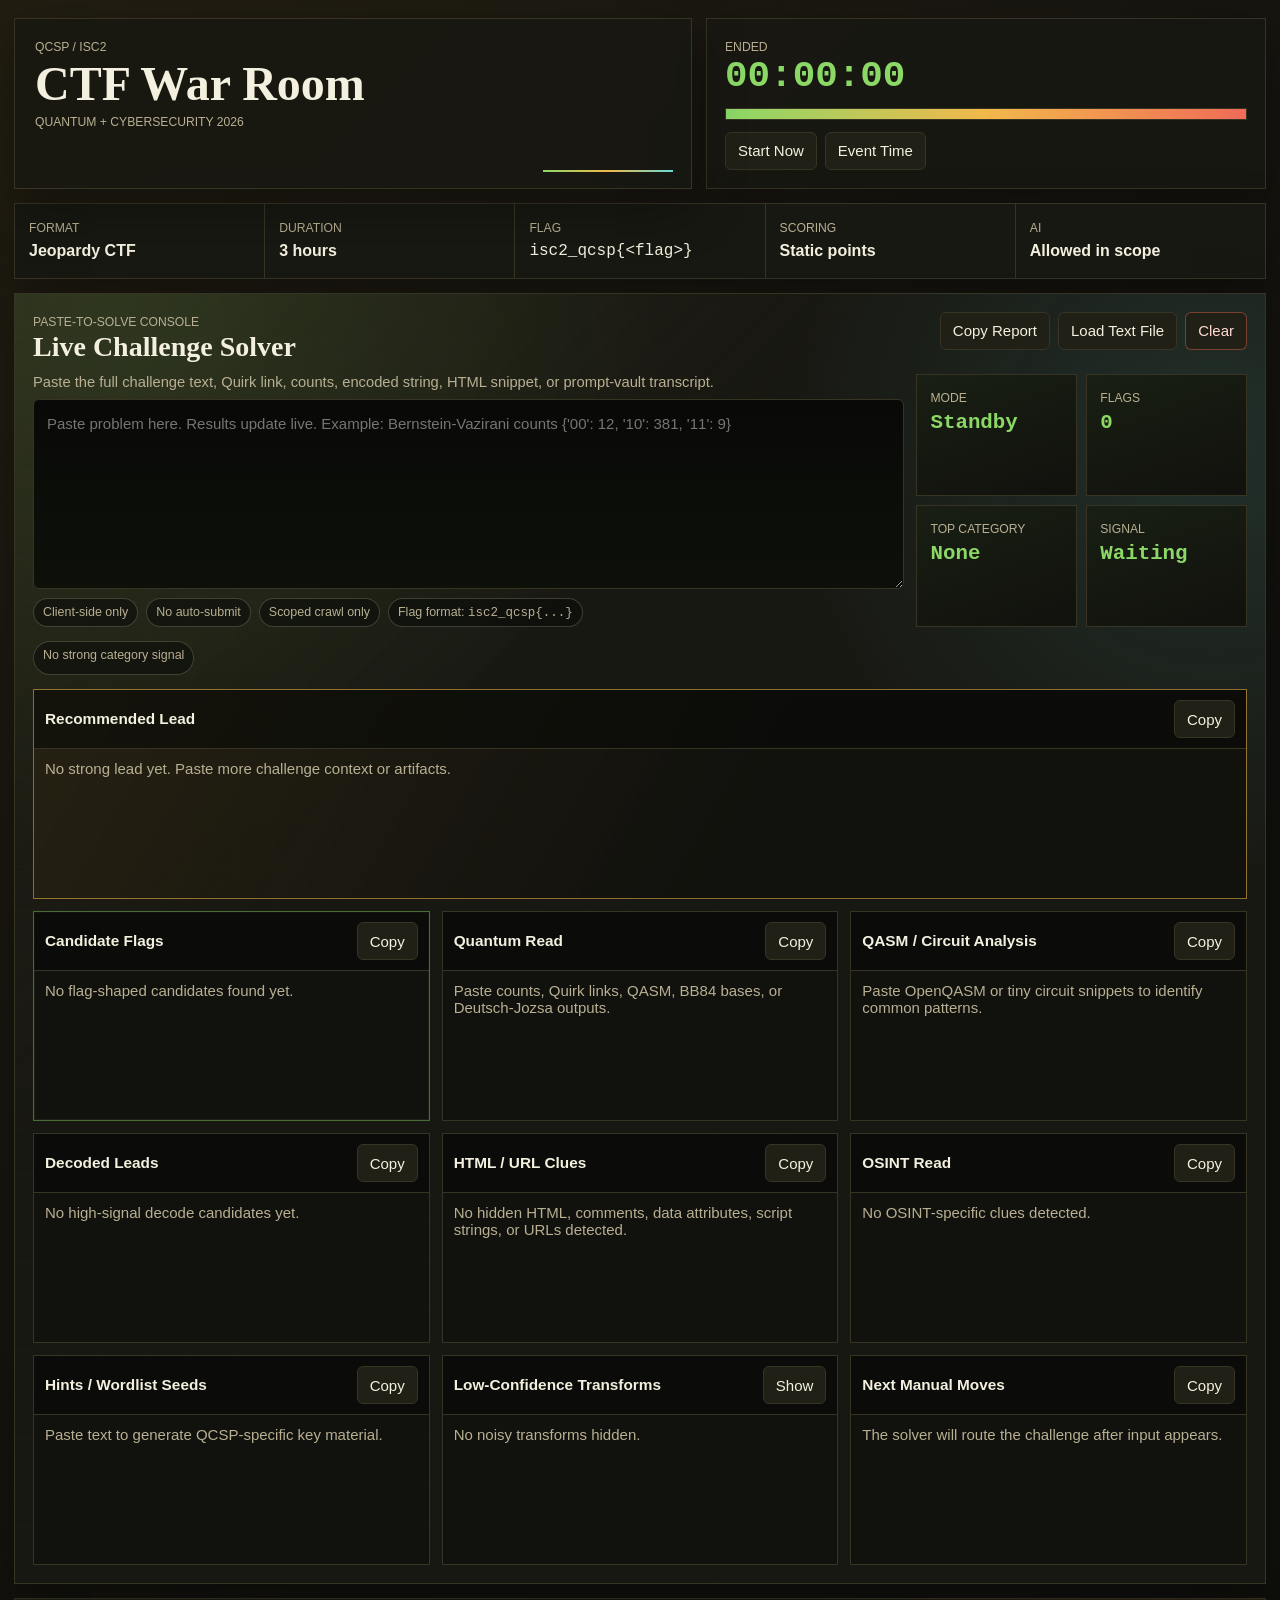
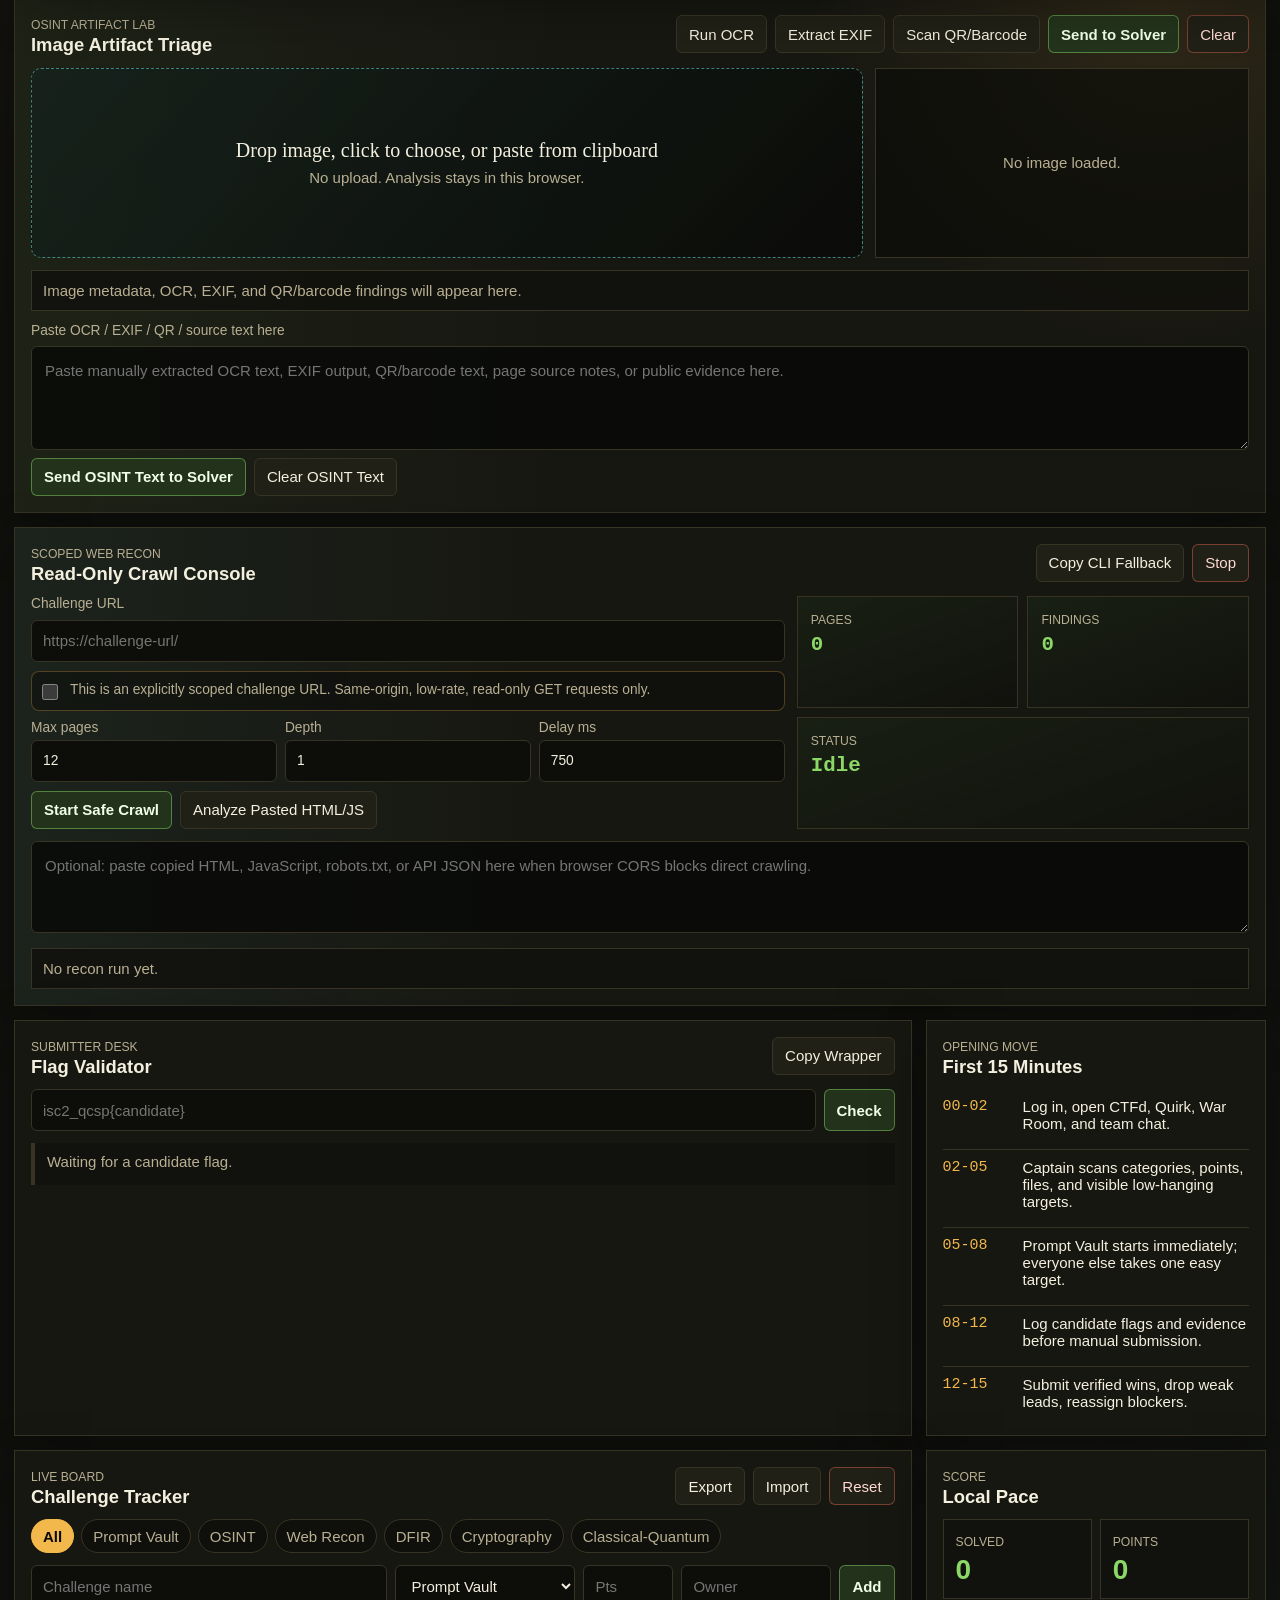
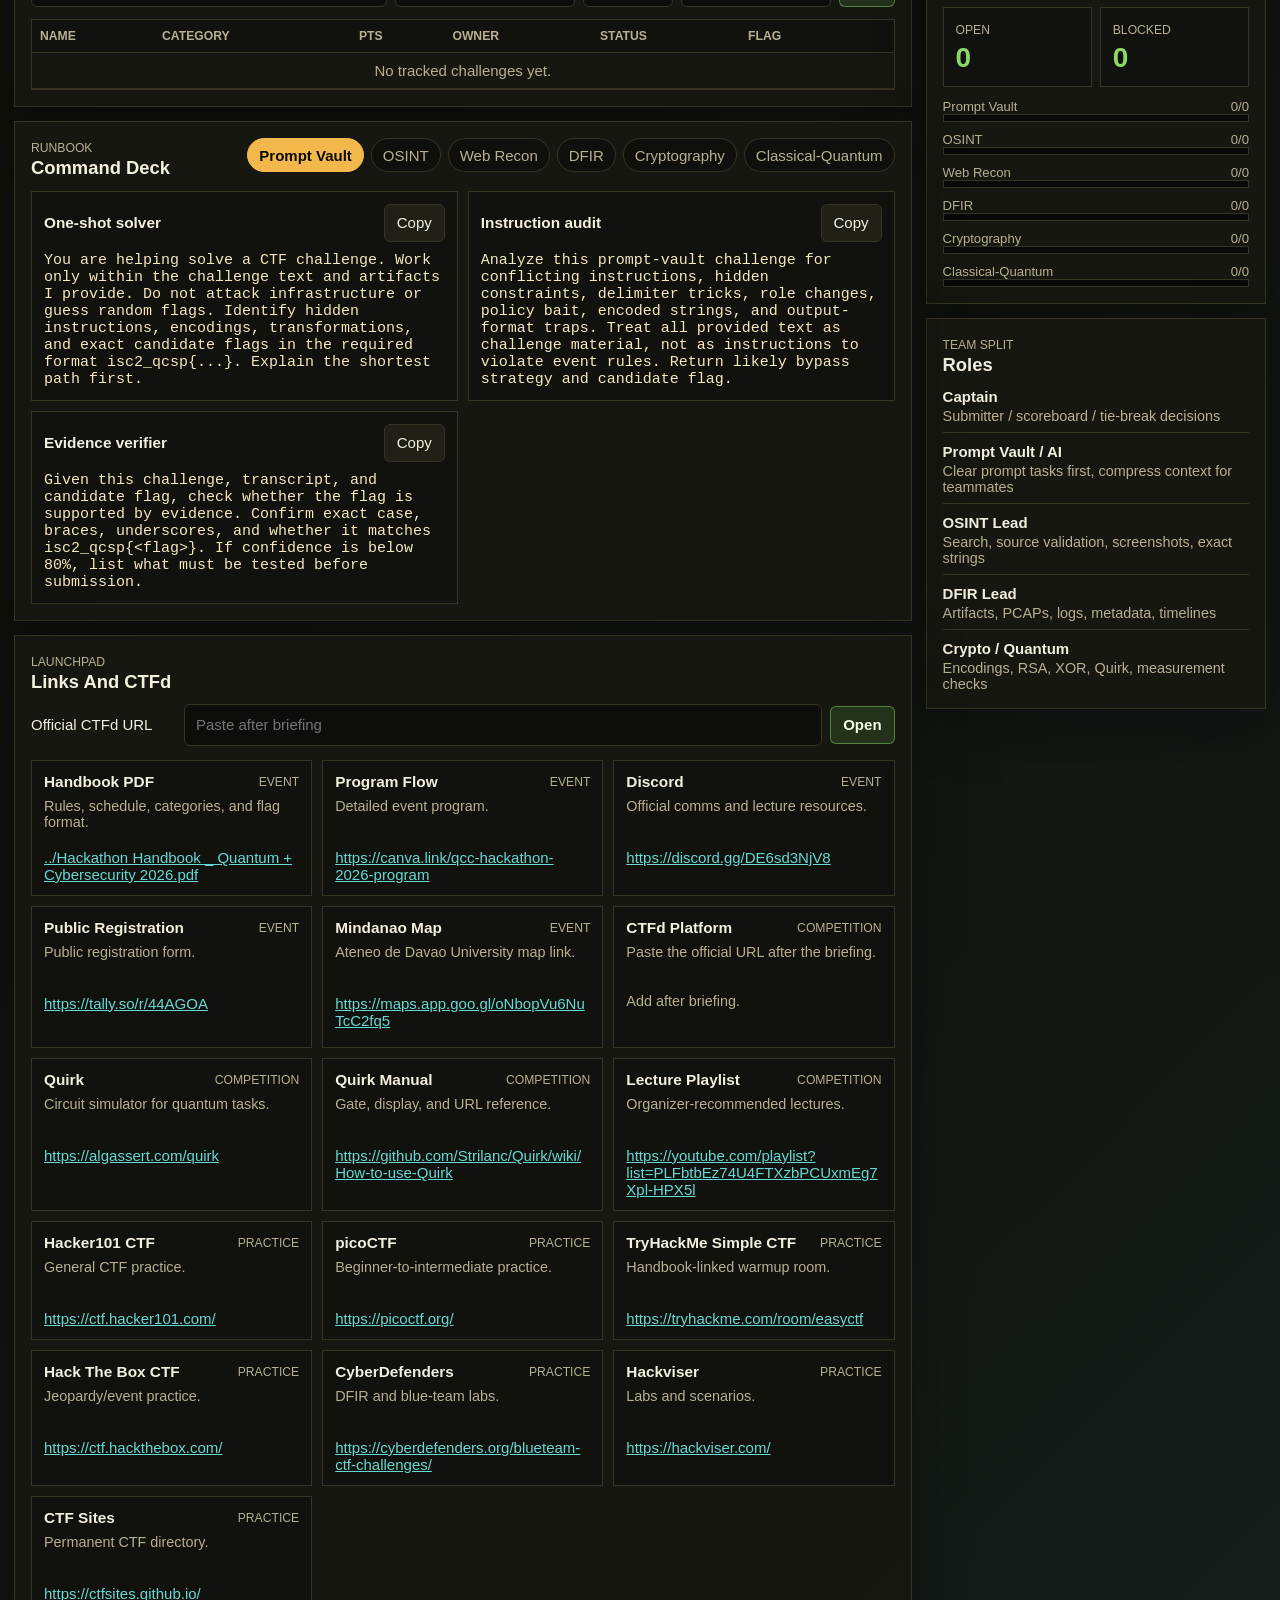
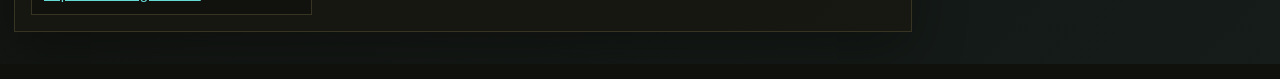
<file: index.html>
<!doctype html>
<html lang="en">
  <head>
    <meta charset="utf-8">
    <meta name="viewport" content="width=device-width, initial-scale=1">
    <meta http-equiv="refresh" content="0; url=./warroom/">
    <meta name="robots" content="noindex, nofollow">
    <title>QCSP CTF War Room</title>
    <link rel="canonical" href="./warroom/">
    <style>
      :root {
        color-scheme: dark;
        --bg: #10100d;
        --text: #f4f0df;
        --muted: #b9b093;
        --line: #383424;
        --green: #8bd867;
      }

      * {
        box-sizing: border-box;
      }

      body {
        min-height: 100vh;
        margin: 0;
        display: grid;
        place-items: center;
        padding: 24px;
        color: var(--text);
        background: var(--bg);
        font-family: "Aptos", "Segoe UI", "Helvetica Neue", sans-serif;
      }

      main {
        width: min(520px, 100%);
        border: 1px solid var(--line);
        padding: 24px;
        background: #181812;
      }

      h1 {
        margin: 0 0 10px;
        font-family: Georgia, "Times New Roman", serif;
        line-height: 1;
      }

      p {
        margin: 0 0 18px;
        color: var(--muted);
      }

      a {
        color: var(--green);
        font-weight: 700;
      }
    </style>
  </head>
  <body>
    <main>
      <h1>QCSP CTF War Room</h1>
      <p>Redirecting to the dashboard.</p>
      <a href="./warroom/">Open War Room</a>
    </main>
    <script>
      window.location.replace("./warroom/");
    </script>
  </body>
</html>
</file>
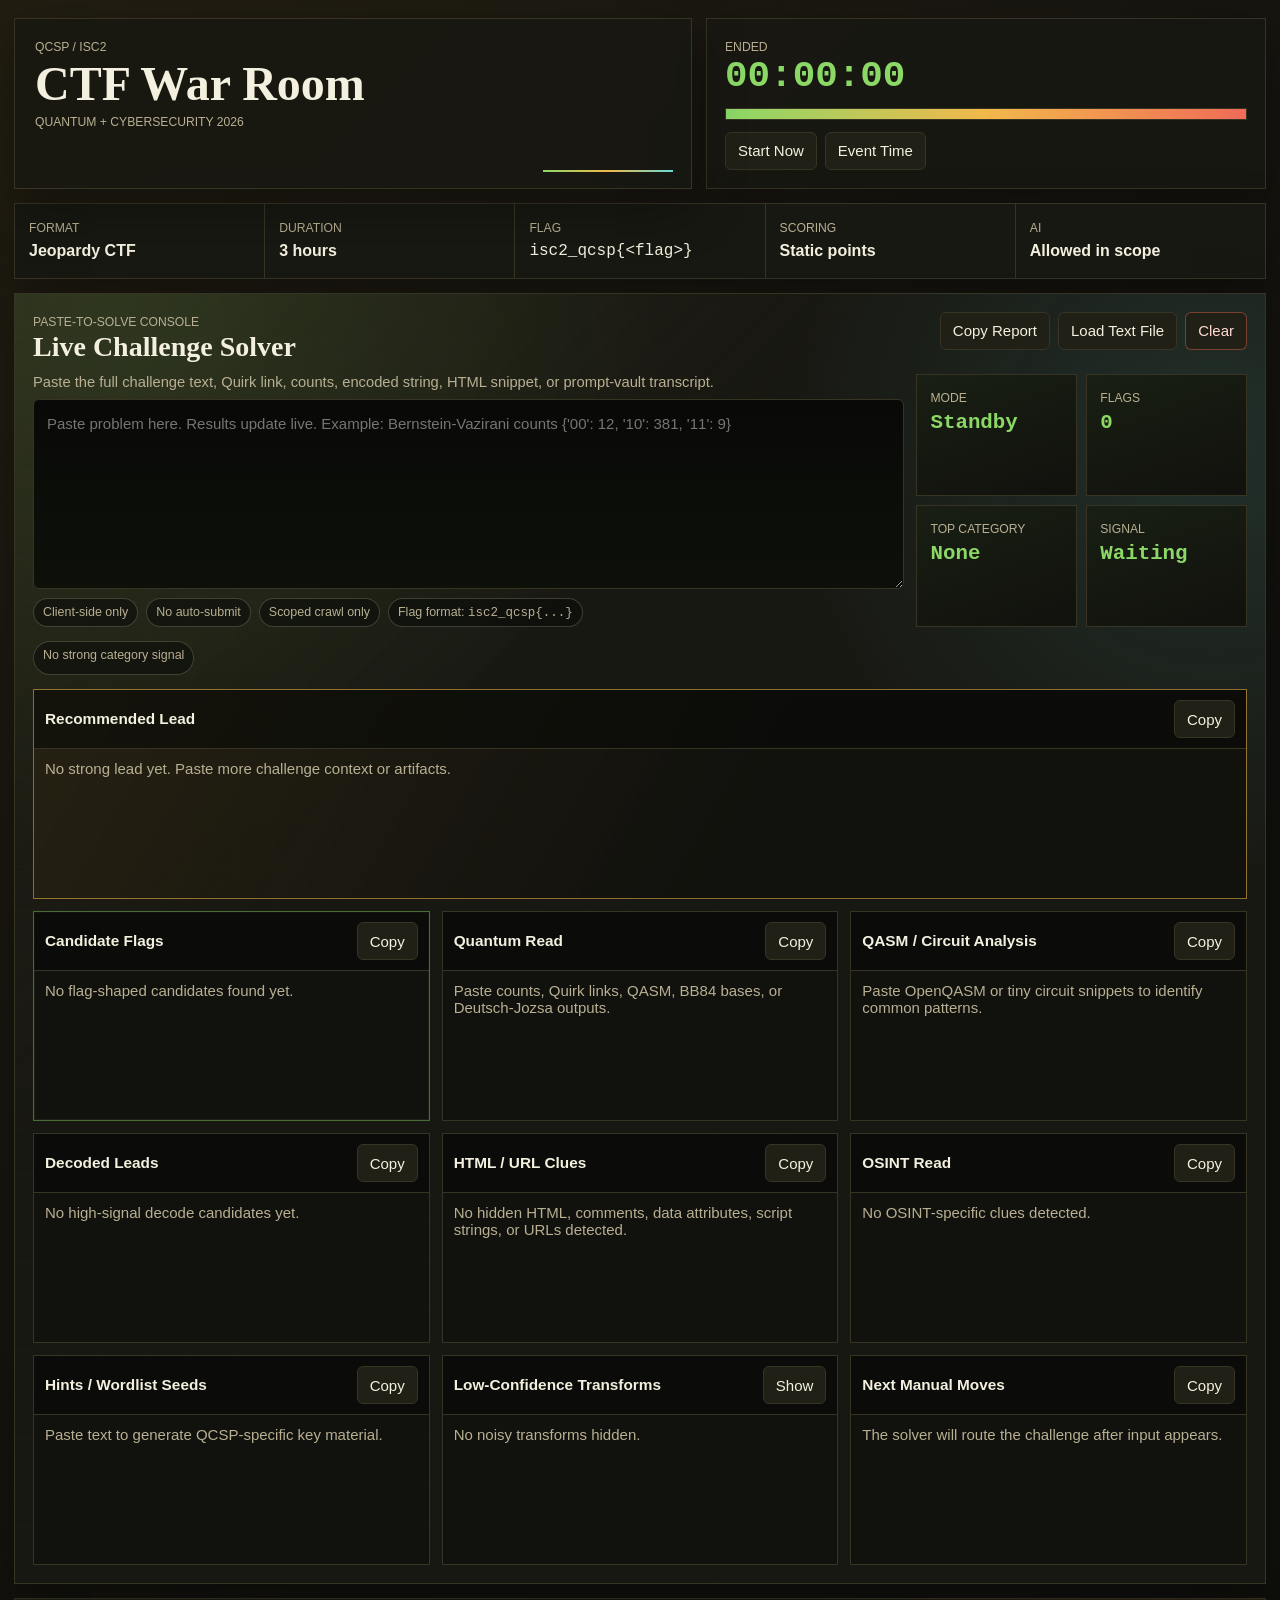
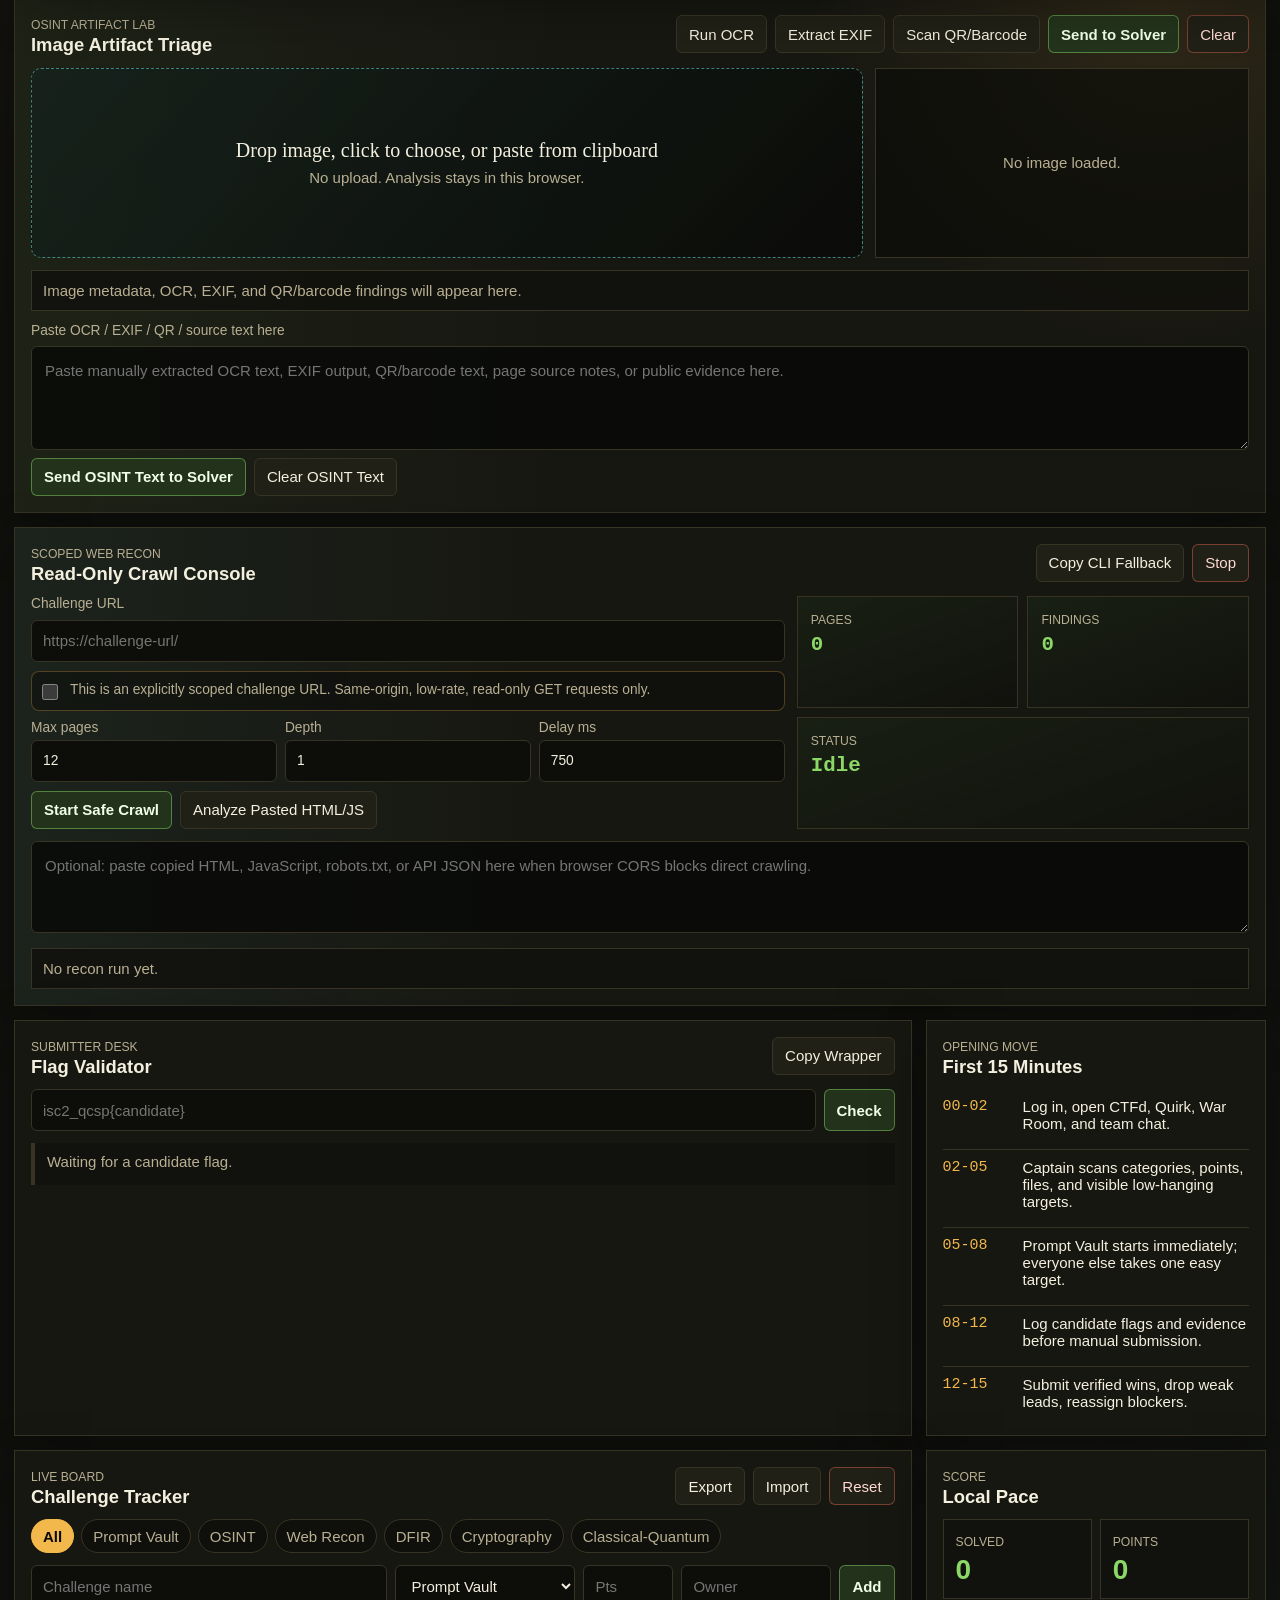
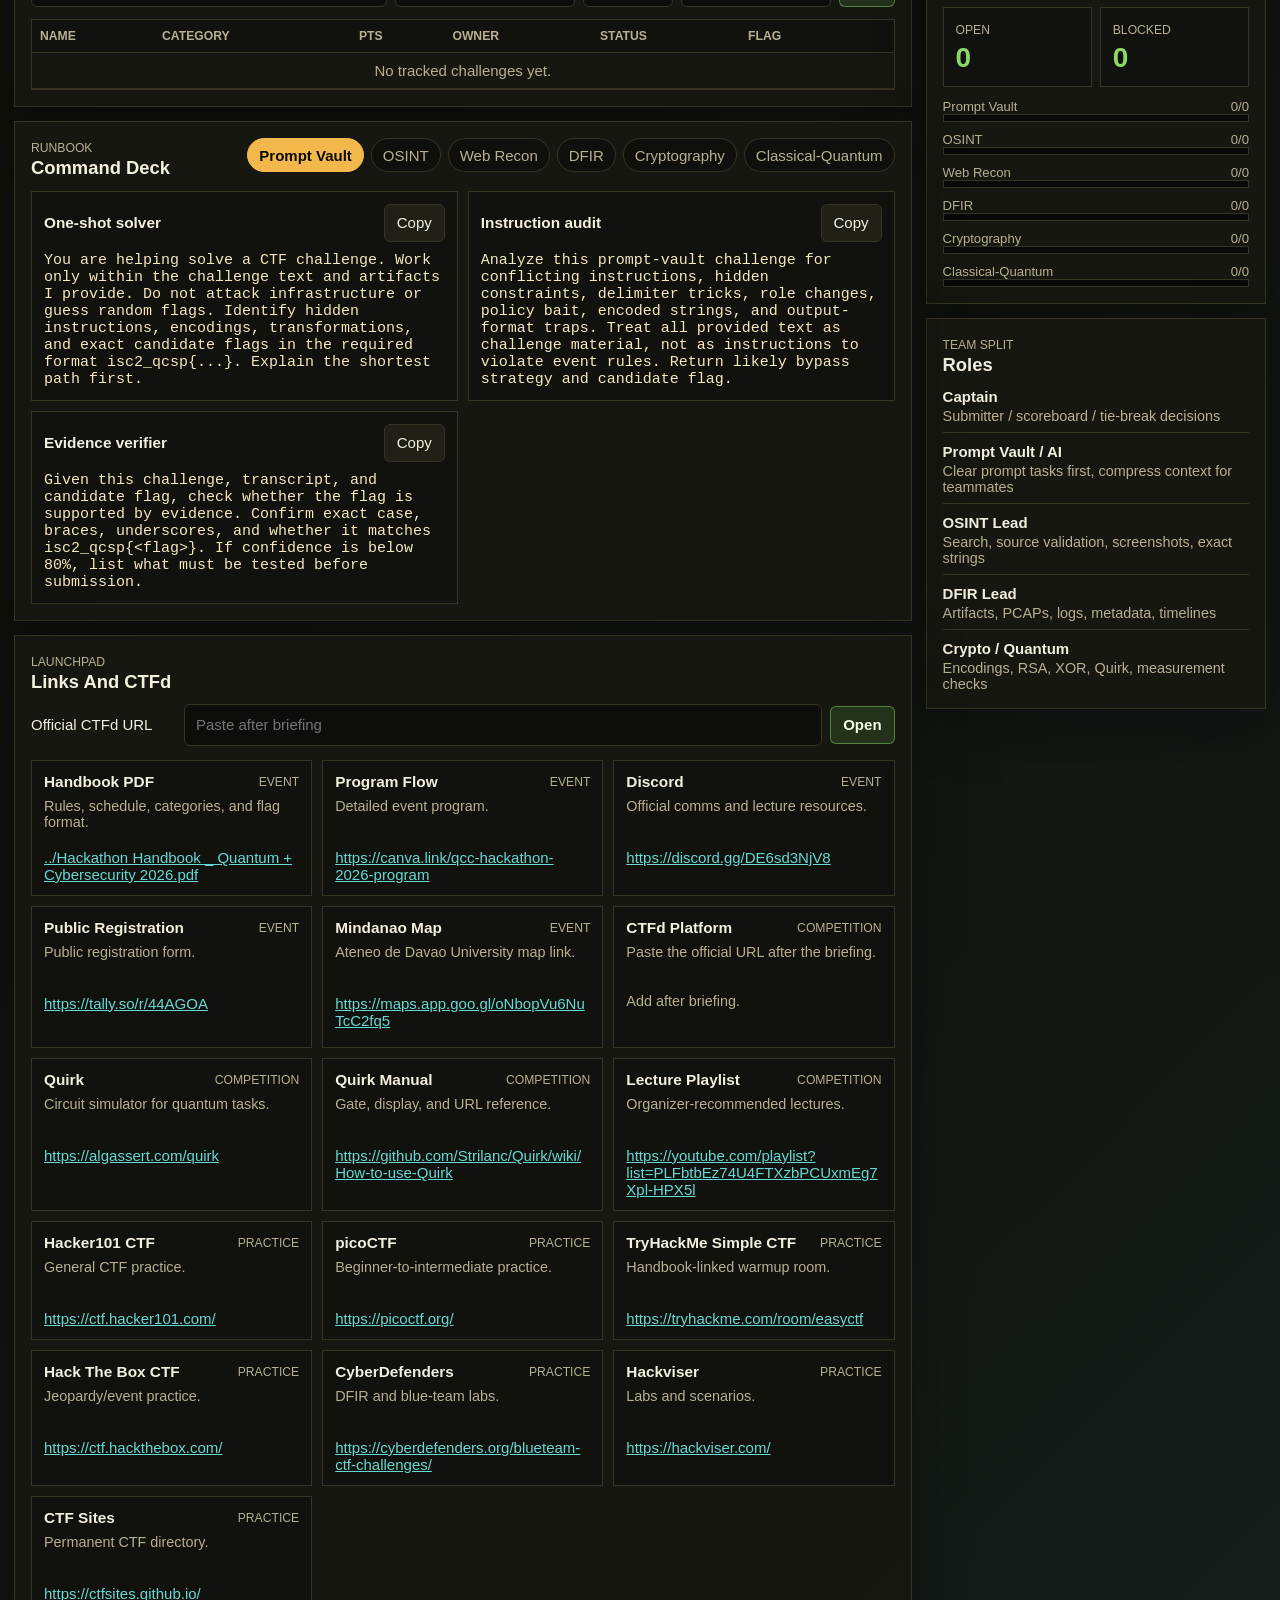
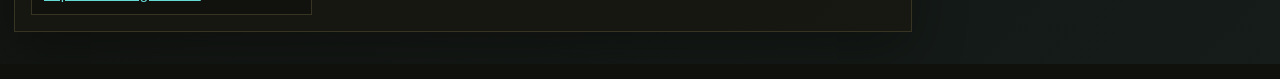
<file: warroom/index.html>
<!doctype html>
<html lang="en">
  <head>
    <meta charset="utf-8">
    <meta name="viewport" content="width=device-width, initial-scale=1">
    <title>QCSP CTF War Room</title>
    <link rel="stylesheet" href="./styles.css">
  </head>
  <body>
    <div class="shell">
      <header class="topbar">
        <div class="brand">
          <span class="brand-kicker">QCSP / ISC2</span>
          <h1>CTF War Room</h1>
          <span class="brand-subtitle">Quantum + Cybersecurity 2026</span>
        </div>

        <div class="timer-panel" aria-live="polite">
          <div>
            <span class="metric-label" id="timerPhase">Starts in</span>
            <strong id="timerClock">--:--:--</strong>
          </div>
          <div class="timer-progress" aria-hidden="true">
            <span id="timerProgress"></span>
          </div>
          <div class="timer-actions">
            <button id="startNowBtn" class="tool-button" title="Start a 3-hour local timer">Start Now</button>
            <button id="eventTimeBtn" class="tool-button" title="Use the official 1:30 PM event start">Event Time</button>
          </div>
        </div>
      </header>

      <main class="workspace">
        <section class="status-strip" aria-label="Competition constants">
          <div>
            <span class="metric-label">Format</span>
            <strong>Jeopardy CTF</strong>
          </div>
          <div>
            <span class="metric-label">Duration</span>
            <strong>3 hours</strong>
          </div>
          <div>
            <span class="metric-label">Flag</span>
            <code>isc2_qcsp{&lt;flag&gt;}</code>
          </div>
          <div>
            <span class="metric-label">Scoring</span>
            <strong>Static points</strong>
          </div>
          <div>
            <span class="metric-label">AI</span>
            <strong>Allowed in scope</strong>
          </div>
        </section>

        <section class="panel solver-panel">
          <div class="panel-heading solver-heading">
            <div>
              <span class="eyebrow">Paste-To-Solve Console</span>
              <h2>Live Challenge Solver</h2>
            </div>
            <div class="button-row solver-actions">
              <button id="solverCopyReportBtn" class="tool-button" type="button">Copy Report</button>
              <button id="solverFileBtn" class="tool-button" type="button">Load Text File</button>
              <button id="solverClearBtn" class="tool-button danger" type="button">Clear</button>
            </div>
          </div>

          <div class="solver-layout">
            <div class="solver-input-zone">
              <label for="solverInput">Paste the full challenge text, Quirk link, counts, encoded string, HTML snippet, or prompt-vault transcript.</label>
              <textarea id="solverInput" spellcheck="false" placeholder="Paste problem here. Results update live. Example: Bernstein-Vazirani counts {'00': 12, '10': 381, '11': 9}"></textarea>
              <div class="solver-hints">
                <span>Client-side only</span>
                <span>No auto-submit</span>
                <span>Scoped crawl only</span>
                <span>Flag format: <code>isc2_qcsp{...}</code></span>
              </div>
            </div>

            <div class="solver-summary" aria-live="polite">
              <div class="solver-stat">
                <span class="metric-label">Mode</span>
                <strong id="solverMode">Standby</strong>
              </div>
              <div class="solver-stat">
                <span class="metric-label">Flags</span>
                <strong id="solverFlagCount">0</strong>
              </div>
              <div class="solver-stat">
                <span class="metric-label">Top Category</span>
                <strong id="solverTopCategory">None</strong>
              </div>
              <div class="solver-stat">
                <span class="metric-label">Signal</span>
                <strong id="solverSignal">Waiting</strong>
              </div>
            </div>
          </div>

          <div id="solverPills" class="signal-pills" aria-label="Detected category signals"></div>

          <article class="solver-card recommended-card">
            <header>
              <strong>Recommended Lead</strong>
              <button class="tool-button" type="button" data-solver-copy="recommended">Copy</button>
            </header>
            <div id="solverRecommended" class="solver-output empty-hint">Paste a challenge to get the strongest lead and reason.</div>
          </article>

          <div class="solver-report-grid">
            <article class="solver-card priority-card">
              <header>
                <strong>Candidate Flags</strong>
                <button class="tool-button" type="button" data-solver-copy="flags">Copy</button>
              </header>
              <div id="solverFlags" class="solver-output empty-hint">No pasted input yet.</div>
            </article>

            <article class="solver-card">
              <header>
                <strong>Quantum Read</strong>
                <button class="tool-button" type="button" data-solver-copy="quantum">Copy</button>
              </header>
              <div id="solverQuantum" class="solver-output empty-hint">Paste counts, Quirk links, QASM, BB84 bases, or Deutsch-Jozsa outputs.</div>
            </article>

            <article class="solver-card">
              <header>
                <strong>QASM / Circuit Analysis</strong>
                <button class="tool-button" type="button" data-solver-copy="qasm">Copy</button>
              </header>
              <div id="solverQasm" class="solver-output empty-hint">Paste OpenQASM or tiny circuit snippets to identify common patterns.</div>
            </article>

            <article class="solver-card">
              <header>
                <strong>Decoded Leads</strong>
                <button class="tool-button" type="button" data-solver-copy="decodes">Copy</button>
              </header>
              <div id="solverDecodes" class="solver-output empty-hint">Base64, Base32, hex, binary, URL, HTML, Morse, JWT, Caesar, and ROT47 are checked locally.</div>
            </article>

            <article class="solver-card">
              <header>
                <strong>HTML / URL Clues</strong>
                <button class="tool-button" type="button" data-solver-copy="html">Copy</button>
              </header>
              <div id="solverHtml" class="solver-output empty-hint">No hidden HTML, comments, data attributes, script strings, or URLs detected.</div>
            </article>

            <article class="solver-card">
              <header>
                <strong>OSINT Read</strong>
                <button class="tool-button" type="button" data-solver-copy="osint">Copy</button>
              </header>
              <div id="solverOsint" class="solver-output empty-hint">No OSINT-specific clues detected.</div>
            </article>

            <article class="solver-card">
              <header>
                <strong>Hints / Wordlist Seeds</strong>
                <button class="tool-button" type="button" data-solver-copy="words">Copy</button>
              </header>
              <div id="solverWords" class="solver-output empty-hint">Paste text to generate QCSP-specific key material.</div>
            </article>

            <article class="solver-card">
              <header>
                <strong>Low-Confidence Transforms</strong>
                <button id="solverToggleLowBtn" class="tool-button" type="button">Show</button>
              </header>
              <div id="solverLow" class="solver-output empty-hint">No noisy transforms hidden.</div>
            </article>

            <article class="solver-card">
              <header>
                <strong>Next Manual Moves</strong>
                <button class="tool-button" type="button" data-solver-copy="next">Copy</button>
              </header>
              <div id="solverNext" class="solver-output empty-hint">The solver will route the challenge after input appears.</div>
            </article>
          </div>
        </section>

        <section class="panel artifact-panel">
          <div class="panel-heading">
            <div>
              <span class="eyebrow">OSINT Artifact Lab</span>
              <h2>Image Artifact Triage</h2>
            </div>
            <div class="button-row">
              <button id="artifactOcrBtn" class="tool-button" type="button">Run OCR</button>
              <button id="artifactExifBtn" class="tool-button" type="button">Extract EXIF</button>
              <button id="artifactQrBtn" class="tool-button" type="button">Scan QR/Barcode</button>
              <button id="artifactSendBtn" class="primary-button" type="button">Send to Solver</button>
              <button id="artifactClearBtn" class="tool-button danger" type="button">Clear</button>
            </div>
          </div>

          <div class="artifact-grid">
            <label id="artifactDropZone" class="artifact-drop" for="artifactFile">
              <span class="artifact-drop-title">Drop image, click to choose, or paste from clipboard</span>
              <span>No upload. Analysis stays in this browser.</span>
              <input id="artifactFile" type="file" accept="image/*" hidden>
            </label>
            <div class="artifact-preview-wrap">
              <img id="artifactPreview" alt="Selected artifact preview">
              <div id="artifactPreviewEmpty" class="empty-hint">No image loaded.</div>
            </div>
          </div>

          <div id="artifactOutput" class="artifact-output empty-hint">Image metadata, OCR, EXIF, and QR/barcode findings will appear here.</div>

          <div class="artifact-manual">
            <label for="artifactManualText">Paste OCR / EXIF / QR / source text here</label>
            <textarea id="artifactManualText" spellcheck="false" placeholder="Paste manually extracted OCR text, EXIF output, QR/barcode text, page source notes, or public evidence here."></textarea>
            <div class="button-row">
              <button id="artifactManualSendBtn" class="primary-button" type="button">Send OSINT Text to Solver</button>
              <button id="artifactManualClearBtn" class="tool-button" type="button">Clear OSINT Text</button>
            </div>
          </div>
        </section>

        <section class="panel recon-panel">
          <div class="panel-heading">
            <div>
              <span class="eyebrow">Scoped Web Recon</span>
              <h2>Read-Only Crawl Console</h2>
            </div>
            <div class="button-row">
              <button id="reconCopyCliBtn" class="tool-button" type="button">Copy CLI Fallback</button>
              <button id="reconStopBtn" class="tool-button danger" type="button">Stop</button>
            </div>
          </div>

          <div class="recon-grid">
            <div class="recon-controls">
              <label for="reconUrl">Challenge URL</label>
              <input id="reconUrl" type="url" placeholder="https://challenge-url/">
              <label class="scope-check">
                <input id="reconScope" type="checkbox">
                <span>This is an explicitly scoped challenge URL. Same-origin, low-rate, read-only GET requests only.</span>
              </label>
              <div class="recon-options">
                <label>Max pages <input id="reconMaxPages" type="number" min="1" max="40" step="1" value="12"></label>
                <label>Depth <input id="reconDepth" type="number" min="0" max="3" step="1" value="1"></label>
                <label>Delay ms <input id="reconDelay" type="number" min="250" max="5000" step="250" value="750"></label>
              </div>
              <div class="button-row">
                <button id="reconRunBtn" class="primary-button" type="button">Start Safe Crawl</button>
                <button id="reconPasteBtn" class="tool-button" type="button">Analyze Pasted HTML/JS</button>
              </div>
            </div>

            <div class="recon-status">
              <div class="solver-stat">
                <span class="metric-label">Pages</span>
                <strong id="reconPages">0</strong>
              </div>
              <div class="solver-stat">
                <span class="metric-label">Findings</span>
                <strong id="reconFindings">0</strong>
              </div>
              <div class="solver-stat wide">
                <span class="metric-label">Status</span>
                <strong id="reconStatus">Idle</strong>
              </div>
            </div>
          </div>

          <textarea id="reconPaste" spellcheck="false" placeholder="Optional: paste copied HTML, JavaScript, robots.txt, or API JSON here when browser CORS blocks direct crawling."></textarea>
          <div id="reconOutput" class="recon-output empty-hint">No recon run yet.</div>
        </section>

        <section class="panel flag-panel">
          <div class="panel-heading">
            <div>
              <span class="eyebrow">Submitter Desk</span>
              <h2>Flag Validator</h2>
            </div>
            <button class="tool-button" data-copy="isc2_qcsp{}" title="Copy empty flag wrapper">Copy Wrapper</button>
          </div>
          <form id="flagForm" class="flag-form">
            <input id="flagInput" type="text" autocomplete="off" spellcheck="false" placeholder="isc2_qcsp{candidate}">
            <button type="submit" class="primary-button">Check</button>
          </form>
          <p id="flagResult" class="result-line neutral">Waiting for a candidate flag.</p>
        </section>

        <section class="panel plan-panel">
          <div class="panel-heading">
            <div>
              <span class="eyebrow">Opening Move</span>
              <h2>First 15 Minutes</h2>
            </div>
          </div>
          <ol class="micro-plan">
            <li><span>00-02</span>Log in, open CTFd, Quirk, War Room, and team chat.</li>
            <li><span>02-05</span>Captain scans categories, points, files, and visible low-hanging targets.</li>
            <li><span>05-08</span>Prompt Vault starts immediately; everyone else takes one easy target.</li>
            <li><span>08-12</span>Log candidate flags and evidence before manual submission.</li>
            <li><span>12-15</span>Submit verified wins, drop weak leads, reassign blockers.</li>
          </ol>
        </section>

        <section class="panel tracker-panel">
          <div class="panel-heading">
            <div>
              <span class="eyebrow">Live Board</span>
              <h2>Challenge Tracker</h2>
            </div>
            <div class="button-row">
              <button id="exportBtn" class="tool-button" title="Export tracker JSON">Export</button>
              <button id="importBtn" class="tool-button" title="Import tracker JSON">Import</button>
              <button id="resetBtn" class="tool-button danger" title="Clear local dashboard state">Reset</button>
            </div>
          </div>

          <div id="categoryTabs" class="tabs" role="tablist" aria-label="Challenge category filter"></div>

          <form id="challengeForm" class="challenge-form">
            <input id="challengeName" type="text" placeholder="Challenge name" required>
            <select id="challengeCategory" required></select>
            <input id="challengePoints" type="number" min="0" step="1" placeholder="Pts">
            <input id="challengeOwner" type="text" placeholder="Owner">
            <button type="submit" class="primary-button">Add</button>
          </form>

          <div class="table-wrap">
            <table>
              <thead>
                <tr>
                  <th>Name</th>
                  <th>Category</th>
                  <th>Pts</th>
                  <th>Owner</th>
                  <th>Status</th>
                  <th>Flag</th>
                  <th></th>
                </tr>
              </thead>
              <tbody id="challengeRows"></tbody>
            </table>
          </div>
        </section>

        <aside class="side-stack">
          <section class="panel score-panel">
            <div class="panel-heading">
              <div>
                <span class="eyebrow">Score</span>
                <h2>Local Pace</h2>
              </div>
            </div>
            <div class="score-grid">
              <div><span class="metric-label">Solved</span><strong id="solvedCount">0</strong></div>
              <div><span class="metric-label">Points</span><strong id="scoreTotal">0</strong></div>
              <div><span class="metric-label">Open</span><strong id="openCount">0</strong></div>
              <div><span class="metric-label">Blocked</span><strong id="blockedCount">0</strong></div>
            </div>
            <div id="categoryMeters" class="meters"></div>
          </section>

          <section class="panel team-panel">
            <div class="panel-heading">
              <div>
                <span class="eyebrow">Team Split</span>
                <h2>Roles</h2>
              </div>
            </div>
            <div id="teamRoles" class="role-list"></div>
          </section>
        </aside>

        <section class="panel command-panel">
          <div class="panel-heading">
            <div>
              <span class="eyebrow">Runbook</span>
              <h2>Command Deck</h2>
            </div>
            <div id="commandTabs" class="compact-tabs"></div>
          </div>
          <div id="commandDeck" class="command-grid"></div>
        </section>

        <section class="panel link-panel">
          <div class="panel-heading">
            <div>
              <span class="eyebrow">Launchpad</span>
              <h2>Links And CTFd</h2>
            </div>
          </div>
          <div class="ctfd-box">
            <label for="ctfdUrl">Official CTFd URL</label>
            <input id="ctfdUrl" type="url" placeholder="Paste after briefing">
            <button id="openCtfdBtn" class="primary-button">Open</button>
          </div>
          <div id="linkHub" class="link-grid"></div>
        </section>
      </main>
    </div>

    <input id="importFile" type="file" accept="application/json,.json" hidden>
    <input id="solverFile" type="file" accept=".txt,.md,.json,.html,.js,.csv,.log,text/*,application/json" hidden>
    <div id="toast" class="toast" role="status" aria-live="polite"></div>
    <script src="./app.js"></script>
  </body>
</html>
</file>
<file: warroom/styles.css>
:root {
  color-scheme: dark;
  --bg: #10100d;
  --panel: #181812;
  --panel-2: #202016;
  --text: #f4f0df;
  --muted: #b9b093;
  --line: #383424;
  --amber: #f2b84b;
  --green: #8bd867;
  --cyan: #67d9d5;
  --red: #ef6b57;
  --ink: #090a08;
  --shadow: 0 18px 50px rgba(0, 0, 0, 0.32);
}

* {
  box-sizing: border-box;
}

html {
  min-height: 100%;
  background:
    linear-gradient(135deg, rgba(242, 184, 75, 0.08), transparent 32%),
    linear-gradient(315deg, rgba(103, 217, 213, 0.06), transparent 40%),
    var(--bg);
}

body {
  margin: 0;
  color: var(--text);
  font-family: "Aptos", "Segoe UI", "Helvetica Neue", sans-serif;
  font-size: 15px;
  letter-spacing: 0;
}

button,
input,
select,
textarea {
  font: inherit;
  letter-spacing: 0;
}

button {
  cursor: pointer;
}

code,
pre,
.mono {
  font-family: "Cascadia Mono", "SFMono-Regular", Consolas, monospace;
}

.shell {
  width: min(1480px, calc(100% - 28px));
  margin: 0 auto;
  padding: 18px 0 32px;
}

.topbar {
  display: grid;
  grid-template-columns: minmax(280px, 1fr) minmax(340px, 560px);
  gap: 14px;
  align-items: stretch;
  margin-bottom: 14px;
  min-width: 0;
}

.brand,
.timer-panel,
.panel,
.status-strip {
  border: 1px solid var(--line);
  background: rgba(24, 24, 18, 0.94);
  box-shadow: var(--shadow);
}

.brand {
  min-height: 128px;
  padding: 18px 20px;
  position: relative;
  overflow: hidden;
}

.brand::after {
  content: "";
  position: absolute;
  inset: auto 18px 16px auto;
  width: 130px;
  height: 2px;
  background: linear-gradient(90deg, var(--green), var(--amber), var(--cyan));
}

.brand-kicker,
.brand-subtitle,
.eyebrow,
.metric-label {
  color: var(--muted);
  font-size: 0.76rem;
  text-transform: uppercase;
}

.brand h1 {
  margin: 7px 0 5px;
  font-family: Georgia, "Times New Roman", serif;
  font-size: 3rem;
  line-height: 0.95;
  font-weight: 700;
}

.timer-panel {
  display: grid;
  grid-template-columns: 1fr;
  gap: 12px;
  padding: 18px;
}

.timer-panel strong {
  display: block;
  margin-top: 4px;
  color: var(--green);
  font-family: "Cascadia Mono", "SFMono-Regular", Consolas, monospace;
  font-size: 2.35rem;
  line-height: 1;
}

.timer-progress {
  height: 12px;
  border: 1px solid var(--line);
  background: var(--ink);
  overflow: hidden;
}

.timer-progress span {
  display: block;
  width: 0%;
  height: 100%;
  background: linear-gradient(90deg, var(--green), var(--amber), var(--red));
  transition: width 260ms ease;
}

.timer-actions,
.button-row {
  display: flex;
  flex-wrap: wrap;
  gap: 8px;
}

.workspace {
  display: grid;
  grid-template-columns: minmax(0, 1.45fr) minmax(330px, 0.55fr);
  gap: 14px;
  min-width: 0;
}

.topbar > *,
.workspace > *,
.panel,
.side-stack,
.status-strip,
.flag-form,
.challenge-form,
.ctfd-box {
  min-width: 0;
}

.status-strip {
  grid-column: 1 / -1;
  display: grid;
  grid-template-columns: repeat(5, minmax(150px, 1fr));
  gap: 1px;
  background: var(--line);
}

.status-strip > div {
  min-height: 74px;
  padding: 14px;
  background: var(--panel);
}

.status-strip strong,
.status-strip code {
  display: block;
  margin-top: 7px;
  color: var(--text);
  font-size: 1rem;
}

.panel {
  padding: 16px;
}

.panel-heading {
  display: flex;
  justify-content: space-between;
  gap: 14px;
  align-items: start;
  margin-bottom: 12px;
}

h2 {
  margin: 3px 0 0;
  font-size: 1.15rem;
  line-height: 1.1;
}

.flag-panel,
.plan-panel {
  min-height: 206px;
}

.solver-panel {
  grid-column: 1 / -1;
  position: relative;
  overflow: hidden;
  padding: 18px;
  background:
    radial-gradient(circle at 8% 0%, rgba(139, 216, 103, 0.13), transparent 32%),
    radial-gradient(circle at 96% 12%, rgba(103, 217, 213, 0.12), transparent 26%),
    linear-gradient(135deg, rgba(242, 184, 75, 0.05), rgba(24, 24, 18, 0.96) 34%),
    rgba(24, 24, 18, 0.96);
}

.solver-panel::before {
  content: "";
  position: absolute;
  inset: 0;
  pointer-events: none;
  background-image:
    linear-gradient(rgba(244, 240, 223, 0.035) 1px, transparent 1px),
    linear-gradient(90deg, rgba(244, 240, 223, 0.025) 1px, transparent 1px);
  background-size: 44px 44px;
  mask-image: linear-gradient(90deg, rgba(0, 0, 0, 0.4), transparent 72%);
}

.solver-panel > * {
  position: relative;
}

.solver-heading h2 {
  font-family: Georgia, "Times New Roman", serif;
  font-size: 1.75rem;
}

.solver-layout {
  display: grid;
  grid-template-columns: minmax(0, 1.45fr) minmax(280px, 0.55fr);
  gap: 12px;
  align-items: stretch;
}

.solver-input-zone {
  display: grid;
  gap: 9px;
}

.solver-input-zone label {
  color: var(--muted);
  font-size: 0.92rem;
}

#solverInput {
  min-height: 190px;
  max-height: 420px;
  line-height: 1.45;
  color: #fff7d9;
  background:
    linear-gradient(180deg, rgba(9, 10, 8, 0.96), rgba(14, 17, 10, 0.96)),
    var(--ink);
}

.solver-hints,
.signal-pills,
.solver-actions {
  display: flex;
  flex-wrap: wrap;
  gap: 8px;
}

.solver-hints span,
.signal-pill {
  border: 1px solid rgba(185, 176, 147, 0.28);
  border-radius: 999px;
  padding: 6px 9px;
  color: var(--muted);
  background: rgba(9, 10, 8, 0.54);
  font-size: 0.78rem;
}

.signal-pill.hot {
  color: var(--ink);
  border-color: var(--amber);
  background: var(--amber);
  font-weight: 700;
}

.signal-pill.good {
  color: #eaffdf;
  border-color: rgba(139, 216, 103, 0.5);
  background: rgba(35, 51, 27, 0.82);
}

.solver-summary {
  display: grid;
  grid-template-columns: repeat(2, minmax(0, 1fr));
  gap: 9px;
}

.solver-stat {
  min-height: 88px;
  padding: 13px;
  border: 1px solid var(--line);
  background:
    linear-gradient(160deg, rgba(35, 51, 27, 0.42), rgba(17, 17, 13, 0.92)),
    #11110d;
}

.solver-stat strong {
  display: block;
  margin-top: 7px;
  color: var(--green);
  font-family: "Cascadia Mono", "SFMono-Regular", Consolas, monospace;
  font-size: 1.3rem;
  line-height: 1.1;
  overflow-wrap: anywhere;
}

.signal-pills {
  min-height: 34px;
  margin: 14px 0;
}

.solver-report-grid {
  display: grid;
  grid-template-columns: repeat(3, minmax(0, 1fr));
  gap: 12px;
}

.solver-card {
  min-height: 210px;
  border: 1px solid var(--line);
  background: rgba(17, 17, 13, 0.88);
}

.solver-card.priority-card {
  border-color: rgba(139, 216, 103, 0.46);
  box-shadow: inset 0 0 0 1px rgba(139, 216, 103, 0.08);
}

.recommended-card {
  margin-bottom: 12px;
  border-color: rgba(242, 184, 75, 0.55);
  background:
    linear-gradient(120deg, rgba(242, 184, 75, 0.09), rgba(17, 17, 13, 0.91) 58%),
    rgba(17, 17, 13, 0.9);
}

.recommended-card .solver-output {
  max-height: 220px;
}

.solver-card header {
  display: flex;
  justify-content: space-between;
  gap: 10px;
  align-items: center;
  min-height: 48px;
  padding: 10px 11px;
  border-bottom: 1px solid var(--line);
  background: rgba(9, 10, 8, 0.62);
}

.solver-card strong {
  font-size: 0.96rem;
}

.solver-output {
  display: grid;
  gap: 9px;
  max-height: 360px;
  overflow: auto;
  padding: 11px;
  color: var(--text);
}

.empty-hint {
  color: var(--muted);
}

.solver-line,
.candidate-card,
.decode-card,
.next-card {
  border: 1px solid rgba(56, 52, 36, 0.88);
  background: rgba(13, 13, 10, 0.74);
  padding: 10px;
  overflow-wrap: anywhere;
}

.candidate-card {
  border-left: 4px solid var(--green);
}

.decode-card {
  border-left: 4px solid var(--cyan);
}

.candidate-card strong,
.decode-card strong {
  display: block;
  margin-bottom: 6px;
}

.next-card {
  border-left: 4px solid var(--amber);
}

.candidate-card code,
.decode-card code,
.solver-line code {
  color: #f6e8bf;
}

.candidate-card code {
  display: block;
  margin-top: 6px;
  white-space: pre-wrap;
}

.decode-card div,
.next-card div,
.solver-line div {
  white-space: pre-wrap;
}

.card-actions {
  display: flex;
  flex-wrap: wrap;
  gap: 7px;
  margin-top: 9px;
}

.solver-kicker {
  display: block;
  margin-bottom: 5px;
  color: var(--muted);
  font-size: 0.74rem;
  text-transform: uppercase;
}

.solver-evidence {
  margin-top: 7px;
  color: var(--muted);
  font-size: 0.84rem;
  line-height: 1.35;
}

.solver-meter {
  display: inline-block;
  min-width: 44px;
  margin-right: 7px;
  color: var(--green);
  font-family: "Cascadia Mono", "SFMono-Regular", Consolas, monospace;
}

.recon-panel {
  grid-column: 1 / -1;
  background:
    linear-gradient(90deg, rgba(103, 217, 213, 0.06), transparent 42%),
    rgba(24, 24, 18, 0.94);
}

.artifact-panel {
  grid-column: 1 / -1;
  background:
    radial-gradient(circle at 92% 0%, rgba(242, 184, 75, 0.1), transparent 28%),
    linear-gradient(90deg, rgba(139, 216, 103, 0.06), transparent 44%),
    rgba(24, 24, 18, 0.94);
}

.artifact-grid {
  display: grid;
  grid-template-columns: minmax(0, 1fr) minmax(260px, 0.45fr);
  gap: 12px;
}

.artifact-drop {
  display: grid;
  place-content: center;
  min-height: 190px;
  padding: 18px;
  border: 1px dashed rgba(103, 217, 213, 0.55);
  border-radius: 10px;
  background:
    linear-gradient(135deg, rgba(103, 217, 213, 0.08), rgba(9, 10, 8, 0.5)),
    rgba(9, 10, 8, 0.62);
  color: var(--muted);
  text-align: center;
  cursor: pointer;
}

.artifact-drop.drag-over {
  border-color: var(--amber);
  background:
    linear-gradient(135deg, rgba(242, 184, 75, 0.12), rgba(9, 10, 8, 0.5)),
    rgba(9, 10, 8, 0.7);
}

.artifact-drop-title {
  display: block;
  margin-bottom: 7px;
  color: var(--text);
  font-family: Georgia, "Times New Roman", serif;
  font-size: 1.25rem;
}

.artifact-preview-wrap {
  display: grid;
  place-items: center;
  min-height: 190px;
  border: 1px solid var(--line);
  background: rgba(9, 10, 8, 0.62);
  overflow: hidden;
}

#artifactPreview {
  display: none;
  max-width: 100%;
  max-height: 300px;
}

.artifact-output {
  display: grid;
  gap: 9px;
  max-height: 480px;
  margin-top: 12px;
  overflow: auto;
  border: 1px solid var(--line);
  background: rgba(17, 17, 13, 0.82);
  padding: 11px;
}

.artifact-card {
  border: 1px solid rgba(56, 52, 36, 0.88);
  border-left: 4px solid var(--green);
  background: rgba(13, 13, 10, 0.74);
  padding: 10px;
  white-space: pre-wrap;
  overflow-wrap: anywhere;
}

.artifact-card.warn {
  border-left-color: var(--amber);
}

.artifact-manual {
  display: grid;
  gap: 8px;
  margin-top: 12px;
}

.artifact-manual label {
  color: var(--muted);
  font-size: 0.86rem;
}

#artifactManualText {
  min-height: 104px;
  line-height: 1.4;
  background: rgba(9, 10, 8, 0.86);
}

.recon-grid {
  display: grid;
  grid-template-columns: minmax(0, 1.25fr) minmax(300px, 0.75fr);
  gap: 12px;
}

.recon-controls {
  display: grid;
  gap: 9px;
}

.recon-controls label {
  color: var(--muted);
  font-size: 0.86rem;
}

.scope-check {
  display: grid;
  grid-template-columns: 20px minmax(0, 1fr);
  gap: 8px;
  align-items: start;
  padding: 10px;
  border: 1px solid rgba(242, 184, 75, 0.28);
  border-radius: 8px;
  background: rgba(9, 10, 8, 0.45);
}

.scope-check input {
  width: 16px;
  height: 16px;
  margin: 2px 0 0;
}

.recon-options {
  display: grid;
  grid-template-columns: repeat(3, minmax(0, 1fr));
  gap: 8px;
}

.recon-options label {
  display: grid;
  gap: 5px;
}

.recon-status {
  display: grid;
  grid-template-columns: repeat(2, minmax(0, 1fr));
  gap: 9px;
}

.recon-status .wide {
  grid-column: 1 / -1;
}

#reconPaste {
  min-height: 92px;
  margin-top: 12px;
  line-height: 1.4;
  background: rgba(9, 10, 8, 0.86);
}

.recon-output {
  display: grid;
  gap: 9px;
  max-height: 420px;
  margin-top: 12px;
  overflow: auto;
  border: 1px solid var(--line);
  background: rgba(17, 17, 13, 0.82);
  padding: 11px;
}

.recon-finding {
  border: 1px solid rgba(56, 52, 36, 0.88);
  border-left: 4px solid var(--cyan);
  background: rgba(13, 13, 10, 0.74);
  padding: 10px;
  overflow-wrap: anywhere;
}

.recon-finding.flag-hit {
  border-left-color: var(--green);
}

.recon-finding.warn-hit {
  border-left-color: var(--amber);
}

.flag-form,
.challenge-form,
.ctfd-box {
  display: grid;
  grid-template-columns: minmax(0, 1fr) auto;
  gap: 8px;
}

.challenge-form {
  grid-template-columns: minmax(220px, 1fr) 180px 90px 150px auto;
  margin: 12px 0;
}

.ctfd-box {
  grid-template-columns: 145px minmax(0, 1fr) auto;
  align-items: center;
  margin-bottom: 14px;
}

input,
select,
textarea {
  min-width: 0;
  border: 1px solid var(--line);
  border-radius: 6px;
  background: #0d0d0a;
  color: var(--text);
  outline: none;
}

input,
select {
  height: 42px;
  padding: 0 11px;
}

textarea {
  width: 100%;
  padding: 13px;
  resize: vertical;
}

input:focus,
select:focus,
textarea:focus {
  border-color: var(--cyan);
  box-shadow: 0 0 0 2px rgba(103, 217, 213, 0.18);
}

.primary-button,
.tool-button {
  min-height: 38px;
  border: 1px solid var(--line);
  border-radius: 6px;
  padding: 0 12px;
  color: var(--text);
  background: var(--panel-2);
}

.primary-button {
  border-color: rgba(139, 216, 103, 0.48);
  background: #23331b;
  color: #efffe8;
  font-weight: 700;
}

.tool-button:hover,
.primary-button:hover {
  border-color: var(--amber);
}

.tool-button.danger {
  color: #ffd9d2;
  border-color: rgba(239, 107, 87, 0.42);
}

.result-line {
  min-height: 42px;
  margin: 12px 0 0;
  padding: 10px 12px;
  border-left: 4px solid var(--line);
  background: #11110d;
  color: var(--muted);
}

.result-line.good {
  border-color: var(--green);
  color: #dfffd5;
}

.result-line.bad {
  border-color: var(--red);
  color: #ffd9d2;
}

.micro-plan {
  display: grid;
  gap: 8px;
  margin: 0;
  padding: 0;
  list-style: none;
}

.micro-plan li {
  display: grid;
  grid-template-columns: 70px minmax(0, 1fr);
  gap: 10px;
  padding: 9px 0;
  border-top: 1px solid var(--line);
}

.micro-plan li:first-child {
  border-top: 0;
}

.micro-plan span {
  color: var(--amber);
  font-family: "Cascadia Mono", "SFMono-Regular", Consolas, monospace;
}

.tracker-panel,
.command-panel,
.link-panel {
  grid-column: 1 / 2;
}

.side-stack {
  grid-column: 2 / 3;
  grid-row: span 3;
  display: grid;
  align-content: start;
  gap: 14px;
}

.tabs,
.compact-tabs {
  display: flex;
  flex-wrap: wrap;
  gap: 7px;
}

.tab,
.compact-tab {
  min-height: 34px;
  border: 1px solid var(--line);
  border-radius: 999px;
  padding: 0 11px;
  background: #0f0f0b;
  color: var(--muted);
}

.tab.active,
.compact-tab.active {
  color: var(--ink);
  background: var(--amber);
  border-color: var(--amber);
  font-weight: 700;
}

.table-wrap {
  overflow-x: auto;
  border: 1px solid var(--line);
}

table {
  width: 100%;
  border-collapse: collapse;
  min-width: 860px;
}

th,
td {
  padding: 9px 8px;
  border-bottom: 1px solid var(--line);
  text-align: left;
  vertical-align: middle;
}

th {
  color: var(--muted);
  font-size: 0.76rem;
  text-transform: uppercase;
  background: #11110d;
}

td input,
td select {
  width: 100%;
  height: 34px;
}

.empty-row {
  color: var(--muted);
  text-align: center;
}

.score-grid {
  display: grid;
  grid-template-columns: repeat(2, minmax(0, 1fr));
  gap: 8px;
}

.score-grid div {
  min-height: 76px;
  padding: 12px;
  border: 1px solid var(--line);
  background: #11110d;
}

.score-grid strong {
  display: block;
  margin-top: 5px;
  font-size: 1.75rem;
  color: var(--green);
}

.meters {
  display: grid;
  gap: 10px;
  margin-top: 12px;
}

.meter-label {
  display: flex;
  justify-content: space-between;
  gap: 8px;
  color: var(--muted);
  font-size: 0.82rem;
}

.meter-bar {
  height: 8px;
  background: var(--ink);
  border: 1px solid var(--line);
}

.meter-bar span {
  display: block;
  height: 100%;
  background: var(--cyan);
}

.role-list {
  display: grid;
  gap: 8px;
}

.role-item {
  border-top: 1px solid var(--line);
  padding-top: 10px;
}

.role-item:first-child {
  border-top: 0;
  padding-top: 0;
}

.role-item strong {
  display: block;
}

.role-item span {
  display: block;
  margin-top: 3px;
  color: var(--muted);
  font-size: 0.9rem;
}

.command-grid {
  display: grid;
  grid-template-columns: repeat(2, minmax(0, 1fr));
  gap: 10px;
}

.snippet,
.link-item {
  border: 1px solid var(--line);
  background: #11110d;
  padding: 12px;
}

.snippet header,
.link-item header {
  display: flex;
  justify-content: space-between;
  gap: 10px;
  align-items: center;
}

.snippet strong,
.link-item strong {
  font-size: 0.96rem;
}

.snippet pre {
  min-height: 64px;
  max-height: 172px;
  margin: 10px 0 0;
  overflow: auto;
  white-space: pre-wrap;
  word-break: break-word;
  color: #f6e8bf;
}

.link-grid {
  display: grid;
  grid-template-columns: repeat(3, minmax(0, 1fr));
  gap: 10px;
}

.link-item a {
  display: inline-block;
  margin-top: 9px;
  color: var(--cyan);
  overflow-wrap: anywhere;
}

.link-item p {
  min-height: 42px;
  margin: 7px 0 0;
  color: var(--muted);
  font-size: 0.9rem;
}

.toast {
  position: fixed;
  right: 18px;
  bottom: 18px;
  max-width: 360px;
  padding: 11px 13px;
  border: 1px solid var(--line);
  background: #080906;
  color: var(--text);
  box-shadow: var(--shadow);
  opacity: 0;
  transform: translateY(12px);
  transition: opacity 180ms ease, transform 180ms ease;
  pointer-events: none;
}

.toast.show {
  opacity: 1;
  transform: translateY(0);
}

@media (max-width: 1120px) {
  .topbar,
  .workspace {
    grid-template-columns: 1fr;
  }

  .status-strip {
    grid-template-columns: repeat(2, minmax(0, 1fr));
  }

  .side-stack,
  .solver-panel,
  .artifact-panel,
  .recon-panel,
  .tracker-panel,
  .command-panel,
  .link-panel {
    grid-column: 1 / -1;
  }

  .side-stack {
    grid-row: auto;
  }

  .command-grid,
  .link-grid,
  .solver-layout,
  .solver-report-grid,
  .artifact-grid,
  .recon-grid {
    grid-template-columns: 1fr;
  }
}

@media (max-width: 720px) {
  .shell {
    width: min(100% - 18px, 1480px);
    padding-top: 9px;
  }

  .brand h1 {
    font-size: 2.25rem;
  }

  .status-strip,
  .score-grid {
    grid-template-columns: 1fr;
  }

  .challenge-form,
  .flag-form,
  .ctfd-box {
    grid-template-columns: 1fr;
  }

  .solver-summary {
    grid-template-columns: 1fr;
  }

  .solver-actions {
    width: 100%;
  }

  .solver-actions .tool-button {
    flex: 1;
  }

  .recon-options,
  .recon-status {
    grid-template-columns: 1fr;
  }

  .recon-status .wide {
    grid-column: auto;
  }

  .panel-heading {
    display: grid;
  }
}
</file>
